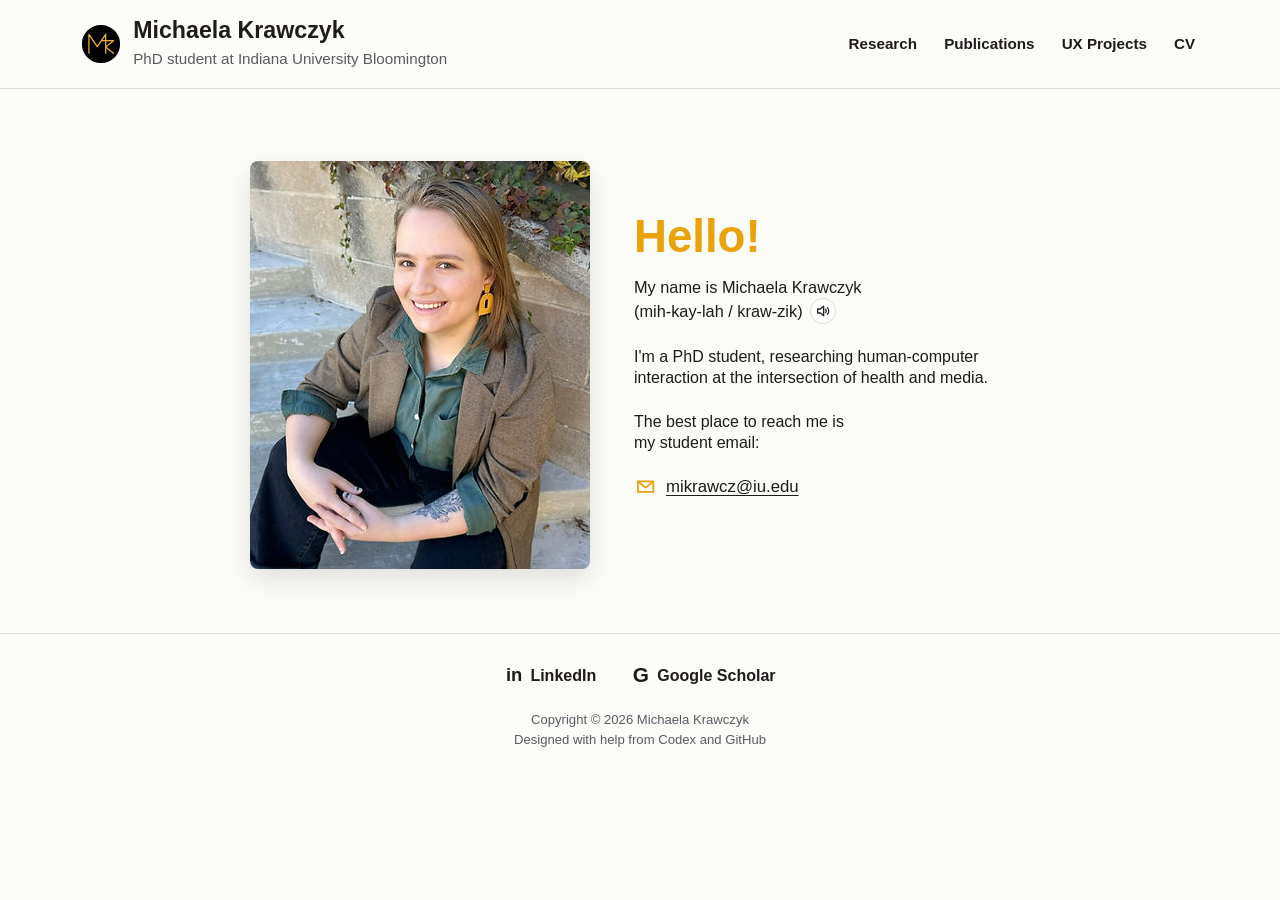
<file: index.html>
<!doctype html>
<html lang="en">
  <head>
    <meta charset="utf-8">
    <meta name="viewport" content="width=device-width, initial-scale=1">
    <title>Michaela Krawczyk</title>
    <meta name="description" content="Michaela Krawczyk's personal website for research and professional projects">
    <link rel="icon" href="images/MK-logo.svg" type="image/svg+xml">
    <link rel="stylesheet" href="styles.css?v=20260608-3">
  </head>
  <body class="home-page">
    <a class="skip-link" href="#main">Skip to Main Content</a>
    <header class="site-header">
      <div class="header-inner">
        <a class="brand" href="index.html">
          <img class="brand-logo" src="images/MK-logo.svg" alt="" aria-hidden="true">
          <span class="brand-text">
            <span class="brand-name">Michaela Krawczyk</span>
            <span class="brand-subtitle">PhD student at Indiana University Bloomington</span>
          </span>
        </a>
        <button class="menu-toggle" type="button" aria-label="Toggle navigation" aria-controls="site-nav" aria-expanded="false" data-menu-toggle>
          <span></span>
          <span></span>
          <span></span>
        </button>
        <nav class="site-nav" id="site-nav" aria-label="Site">
          <a href="research.html">Research</a>
          <a href="publications.html">Publications</a>
          <a href="design.html">UX Projects</a>
          <a href="Michaela_Krawczyk_CV.pdf">CV</a>
        </nav>
      </div>
    </header>
    <main id="main">
      <section class="hero" aria-labelledby="hello-title">
        <figure class="portrait">
          <img src="images/home-page/mak-stone-stairs-headshot.jpg" alt="Michaela Krawczyk sitting on stone stairs">
        </figure>
        <div>
          <h1 id="hello-title">Hello!</h1>
          <p class="lede">My name is Michaela Krawczyk<br><span class="pronunciation-line"><span>(mih-kay-lah / kraw-zik)</span><button class="audio-button" type="button" aria-label="Play pronunciation of Michaela Krawczyk" aria-controls="name-pronunciation-audio" data-audio-button><svg aria-hidden="true" viewBox="0 0 24 24"><path d="M4 9v6h4l5 4V5L8 9H4z"></path><path d="M16 9.5a4 4 0 0 1 0 5"></path><path d="M18.5 7a7 7 0 0 1 0 10"></path></svg></button><audio id="name-pronunciation-audio" src="audio/MichaelaKrawczyk-namePronounciation.m4a" preload="none"></audio></span></p>
          <p>I'm a PhD student, researching human-computer interaction at the intersection of health and media.</p>
          <p>The best place to reach me is<br>my student email:</p>
          <p class="email-link">
            <svg aria-hidden="true" viewBox="0 0 24 24">
              <path d="M4 6.5h16v11H4z"></path>
              <path d="m4.5 7 7.5 6 7.5-6"></path>
            </svg>
            <a href="mailto:mikrawcz@iu.edu">mikrawcz@iu.edu</a>
          </p>
        </div>
      </section>
    </main>
    <footer class="site-footer">
      <nav class="footer-links" aria-label="Contact links">
        <a class="footer-link" href="https://www.linkedin.com/in/michaela-krawczyk/"><span class="footer-icon linkedin-icon" aria-hidden="true">in</span><span>LinkedIn</span></a>
        <a class="footer-link" href="https://scholar.google.com/citations?user=4mOYjVAAAAAJ&amp;hl=en"><span class="footer-icon scholar-icon" aria-hidden="true">G</span><span>Google Scholar</span></a>
      </nav>
      <p class="footer-meta">Copyright © 2026 Michaela Krawczyk<br>Designed with help from Codex and GitHub</p>
    </footer>
    <script>
      const pronunciationButton = document.querySelector("[data-audio-button]");
      const pronunciationAudio = document.getElementById("name-pronunciation-audio");

      if (pronunciationButton && pronunciationAudio) {
        pronunciationButton.addEventListener("click", () => {
          pronunciationAudio.currentTime = 0;
          pronunciationAudio.play().catch(() => {});
        });
      }
    </script>
    <script src="site.js"></script>
  </body>
</html>
</file>
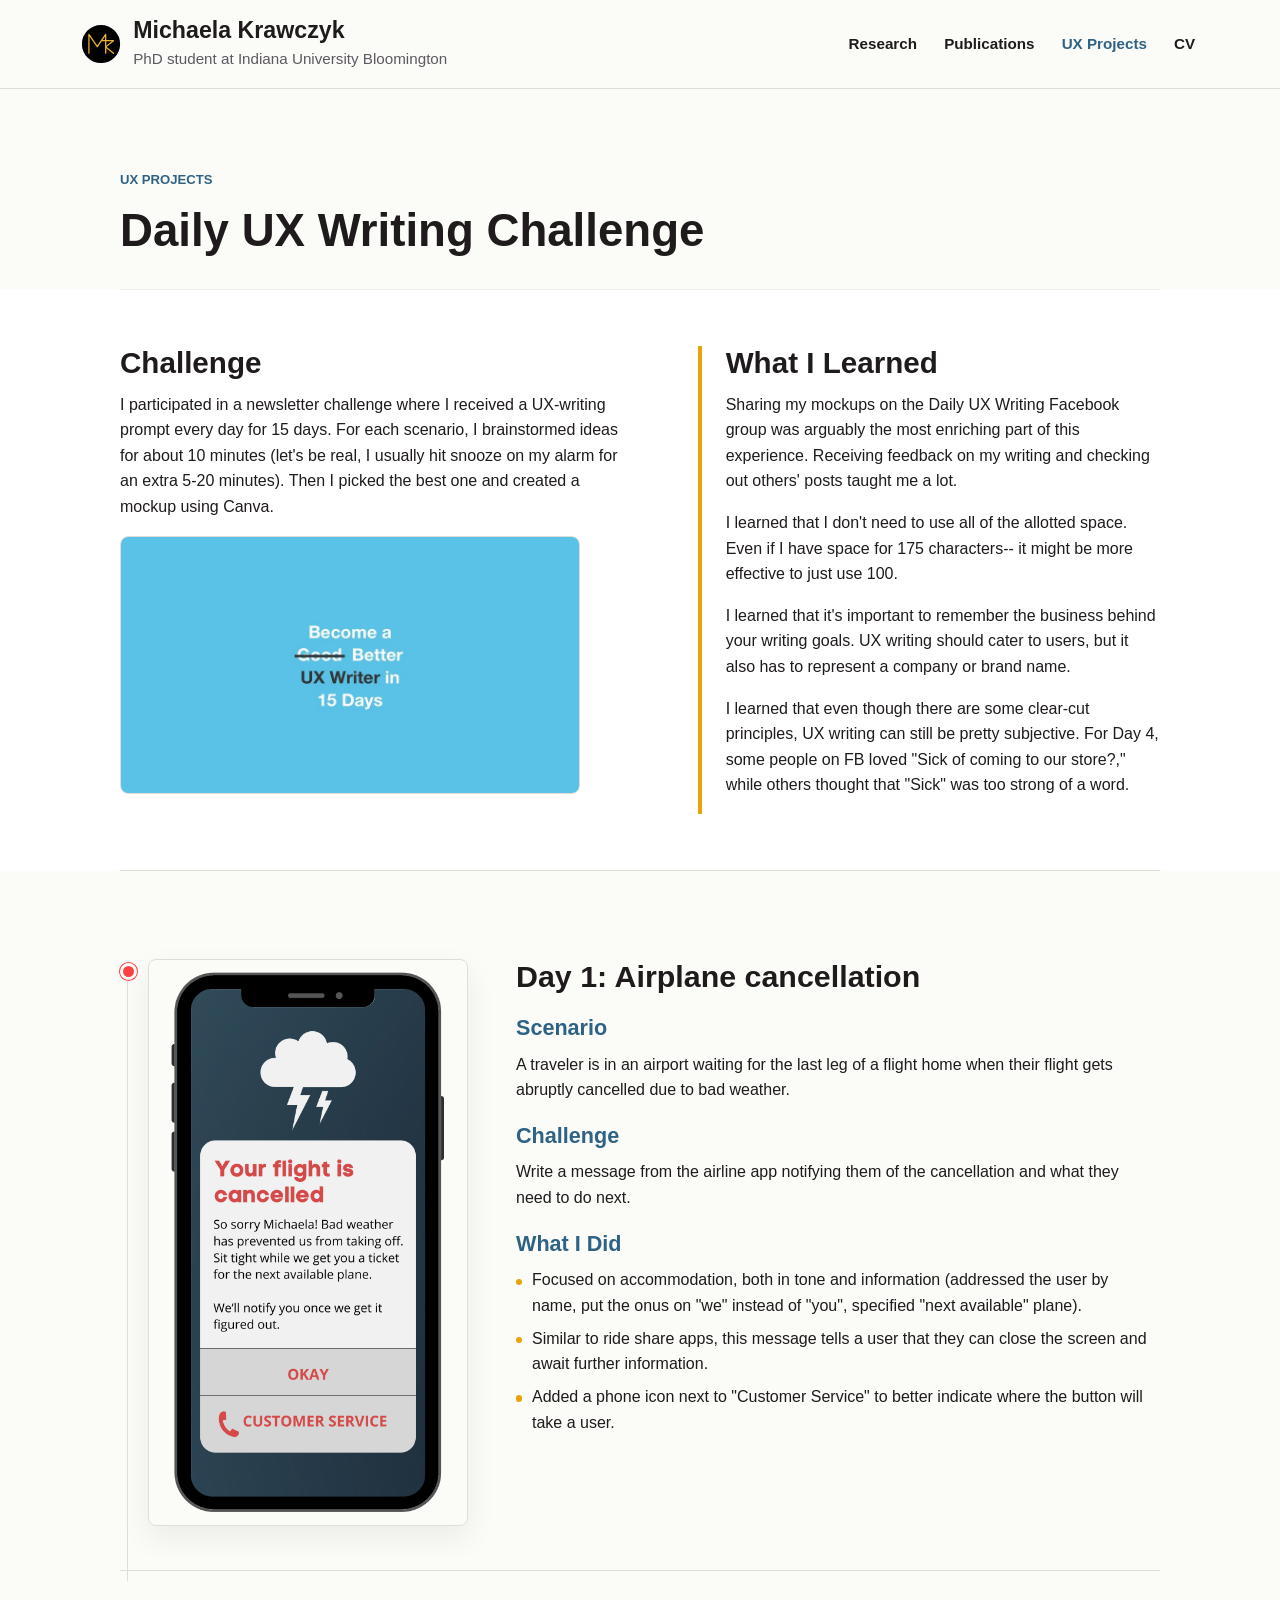
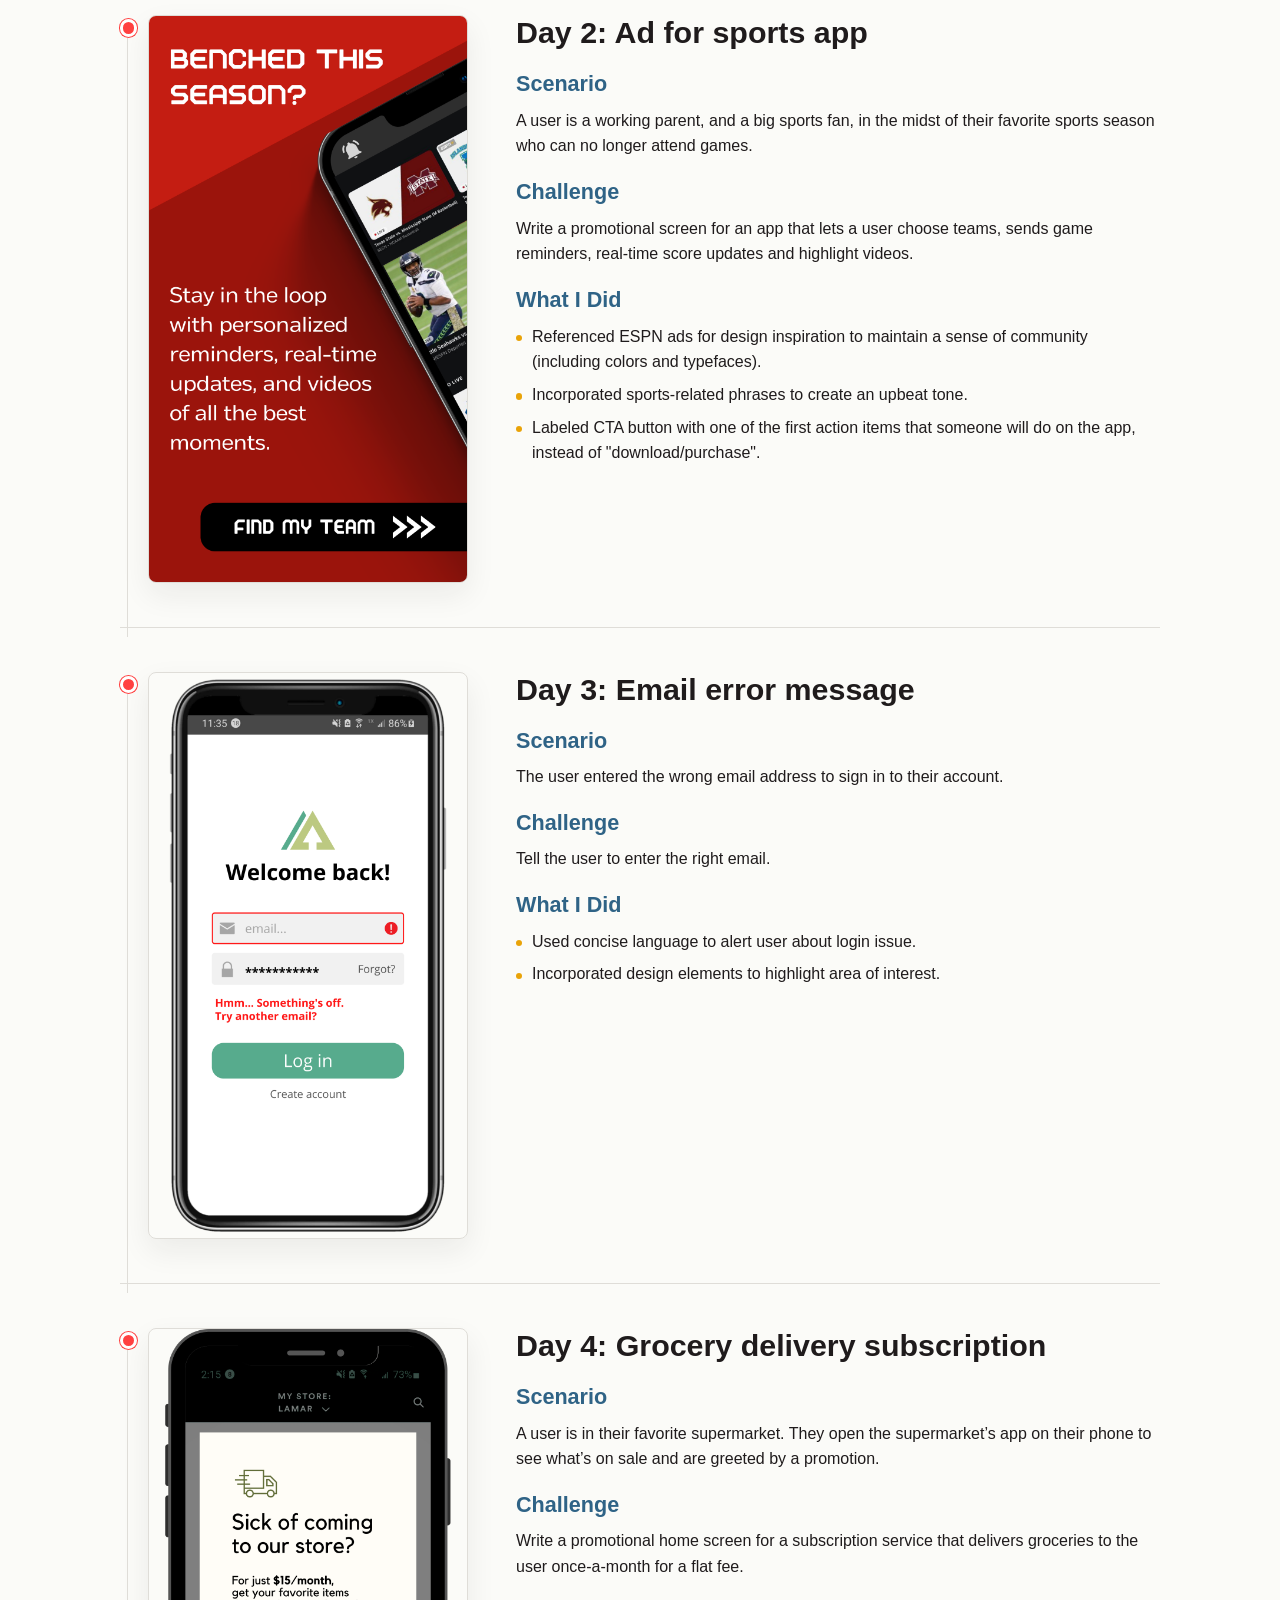
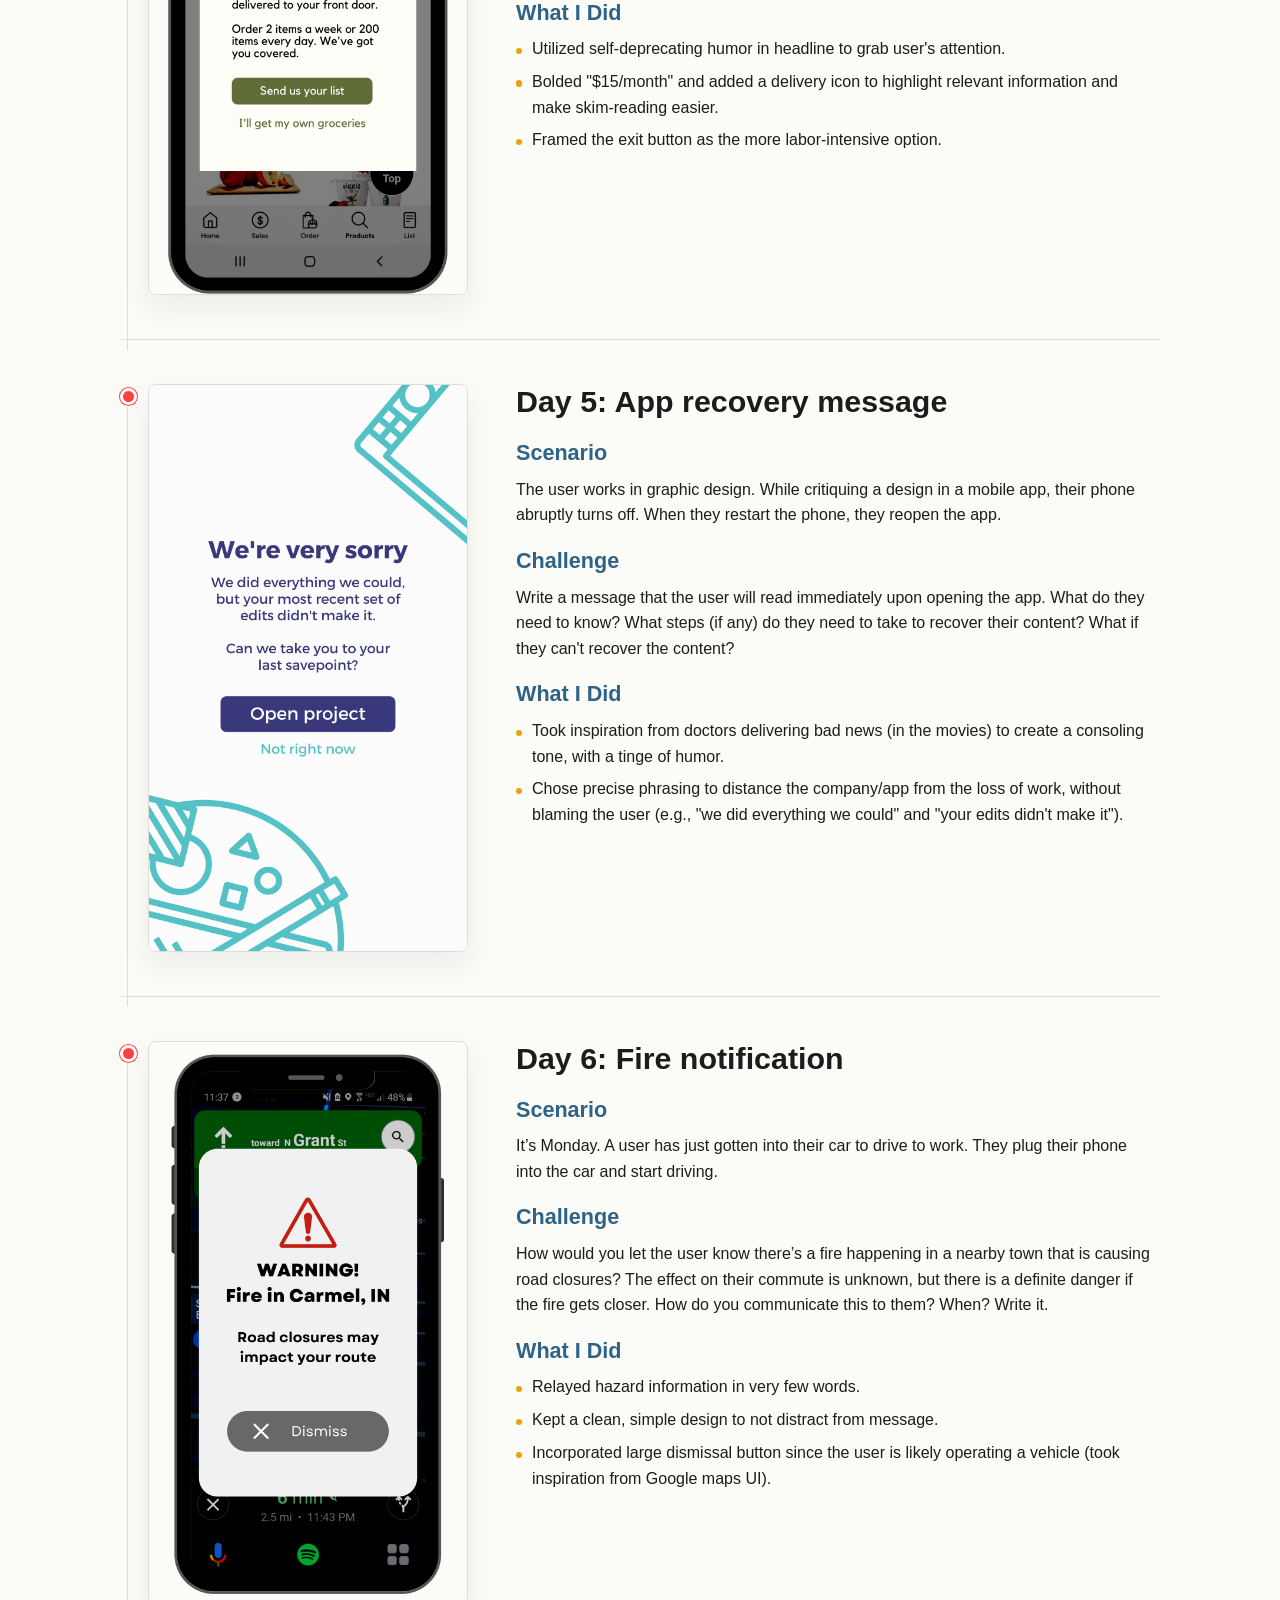
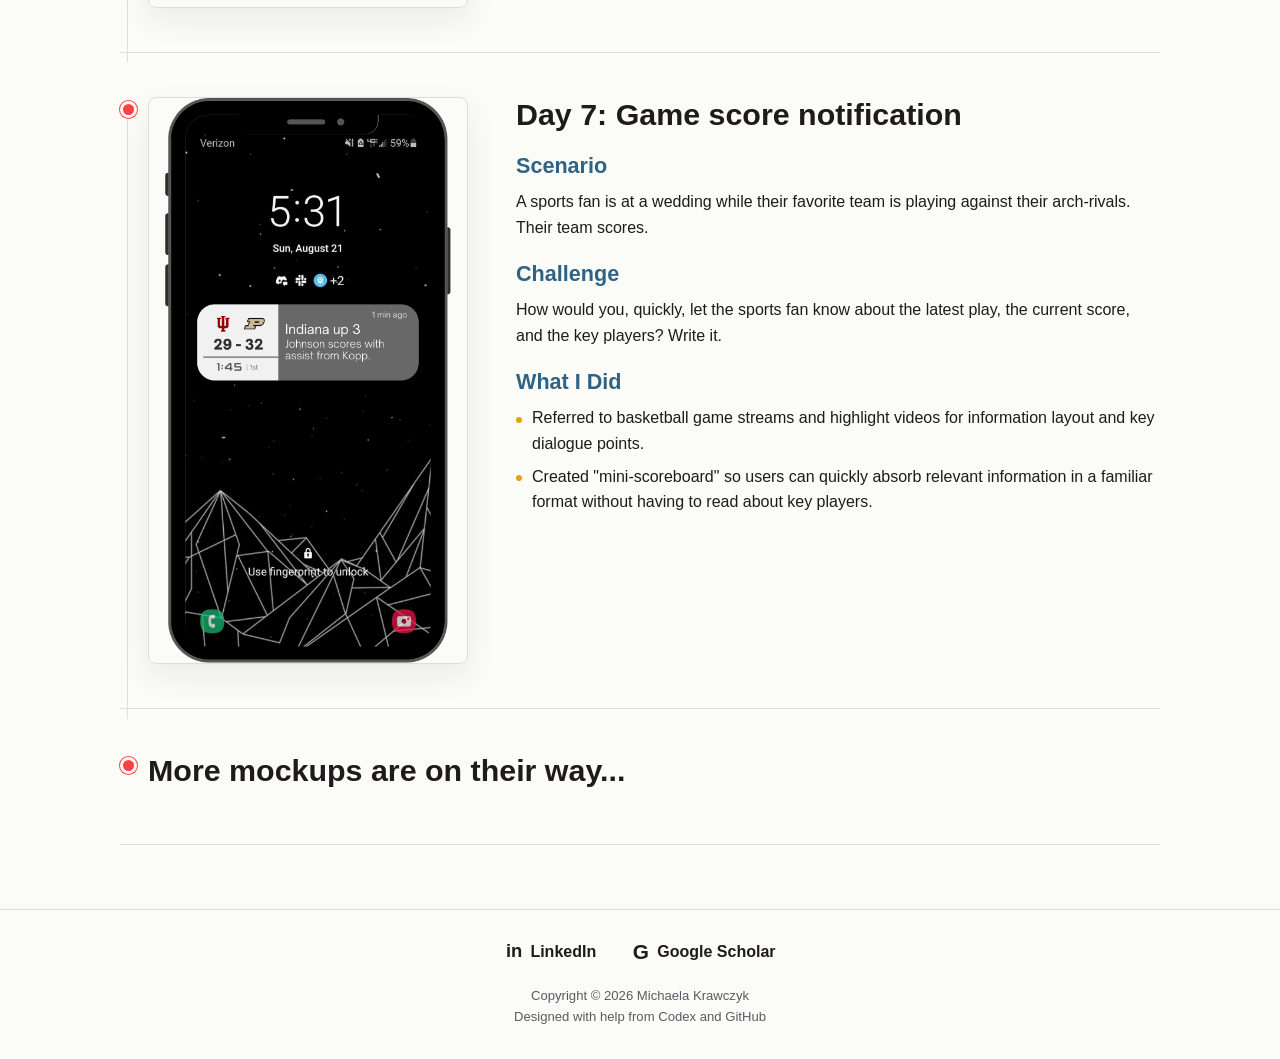
<file: daily-ux-writing-challenges.html>
<!doctype html>
<html lang="en">
  <head>
    <meta charset="utf-8">
    <meta name="viewport" content="width=device-width, initial-scale=1">
    <title>Daily UX Writing Challenges | MK UX Portfolio</title>
    <link rel="icon" href="images/MK-logo.svg" type="image/svg+xml">
    <link rel="stylesheet" href="styles.css?v=20260608-1">
  </head>
  <body class="story-page ux-writing-page">
    <a class="skip-link" href="#main">Skip to Main Content</a>
    <header class="site-header">
      <div class="header-inner">
        <a class="brand" href="index.html">
          <img class="brand-logo" src="images/MK-logo.svg" alt="" aria-hidden="true">
          <span class="brand-text">
            <span class="brand-name">Michaela Krawczyk</span>
            <span class="brand-subtitle">PhD student at Indiana University Bloomington</span>
          </span>
        </a>
        <button class="menu-toggle" type="button" aria-label="Toggle navigation" aria-controls="site-nav" aria-expanded="false" data-menu-toggle>
          <span></span>
          <span></span>
          <span></span>
        </button>
        <nav class="site-nav" id="site-nav" aria-label="Site">
          <a href="research.html">Research</a>
          <a href="publications.html">Publications</a>
          <a href="design.html" aria-current="page">UX Projects</a>
          <a href="Michaela_Krawczyk_CV.pdf">CV</a>
        </nav>
      </div>
    </header>
    <main id="main">
      <div class="page-title">
        <p class="eyebrow">UX Projects</p>
        <h1>Daily UX Writing Challenge</h1>
      </div>

      <section class="section two-column" aria-label="Project overview">
        <div>
          <h2>Challenge</h2>
          <p>I participated in a newsletter challenge where I received a UX-writing prompt every day for 15 days. For each scenario, I brainstormed ideas for about 10 minutes (let's be real, I usually hit snooze on my alarm for an extra 5-20 minutes). Then I picked the best one and created a mockup using Canva.</p>
          <div class="inline-image">
            <img src="images/uxDailyWriting-page/uxdw-fb-cover.jpg" alt="Daily UX Writing Challenge preview image">
          </div>
        </div>
        <div>
          <h2>What I Learned</h2>
          <p>Sharing my mockups on the Daily UX Writing Facebook group was arguably the most enriching part of this experience. Receiving feedback on my writing and checking out others' posts taught me a lot.</p>
          <p>I learned that I don't need to use all of the allotted space. Even if I have space for 175 characters-- it might be more effective to just use 100.</p>
          <p>I learned that it's important to remember the business behind your writing goals. UX writing should cater to users, but it also has to represent a company or brand name.</p>
          <p>I learned that even though there are some clear-cut principles, UX writing can still be pretty subjective. For Day 4, some people on FB loved "Sick of coming to our store?," while others thought that "Sick" was too strong of a word.</p>
        </div>
      </section>

      <section class="section" aria-label="Daily UX Writing mockups">
        <article class="feature">
          <div class="media">
            <img src="images/uxDailyWriting-page/day1.png" alt="Daily UX Writing Day 1 airplane cancellation mockup">
          </div>
          <div>
            <h2>Day 1: Airplane cancellation</h2>
            <h3>Scenario</h3>
            <p>A traveler is in an airport waiting for the last leg of a flight home when their flight gets abruptly cancelled due to bad weather.</p>
            <h3>Challenge</h3>
            <p>Write a message from the airline app notifying them of the cancellation and what they need to do next.</p>
            <h3>What I Did</h3>
            <ul class="plain-list">
              <li>Focused on accommodation, both in tone and information (addressed the user by name, put the onus on "we" instead of "you", specified "next available" plane).</li>
              <li>Similar to ride share apps, this message tells a user that they can close the screen and await further information.</li>
              <li>Added a phone icon next to "Customer Service" to better indicate where the button will take a user.</li>
            </ul>
          </div>
        </article>

        <article class="feature reverse">
          <div class="media">
            <img src="images/uxDailyWriting-page/day2.png" alt="Daily UX Writing Day 2 sports app mockup">
          </div>
          <div>
            <h2>Day 2: Ad for sports app</h2>
            <h3>Scenario</h3>
            <p>A user is a working parent, and a big sports fan, in the midst of their favorite sports season who can no longer attend games.</p>
            <h3>Challenge</h3>
            <p>Write a promotional screen for an app that lets a user choose teams, sends game reminders, real-time score updates and highlight videos.</p>
            <h3>What I Did</h3>
            <ul class="plain-list">
              <li>Referenced ESPN ads for design inspiration to maintain a sense of community (including colors and typefaces).</li>
              <li>Incorporated sports-related phrases to create an upbeat tone.</li>
              <li>Labeled CTA button with one of the first action items that someone will do on the app, instead of "download/purchase".</li>
            </ul>
          </div>
        </article>

        <article class="feature">
          <div class="media">
            <img src="images/uxDailyWriting-page/day3.png" alt="Daily UX Writing Day 3 email error mockup">
          </div>
          <div>
            <h2>Day 3: Email error message</h2>
            <h3>Scenario</h3>
            <p>The user entered the wrong email address to sign in to their account.</p>
            <h3>Challenge</h3>
            <p>Tell the user to enter the right email.</p>
            <h3>What I Did</h3>
            <ul class="plain-list">
              <li>Used concise language to alert user about login issue.</li>
              <li>Incorporated design elements to highlight area of interest.</li>
            </ul>
          </div>
        </article>

        <article class="feature reverse">
          <div class="media">
            <img src="images/uxDailyWriting-page/day4.png" alt="Daily UX Writing Day 4 grocery delivery subscription mockup">
          </div>
          <div>
            <h2>Day 4: Grocery delivery subscription</h2>
            <h3>Scenario</h3>
            <p>A user is in their favorite supermarket. They open the supermarket&rsquo;s app on their phone to see what&rsquo;s on sale and are greeted by a promotion.</p>
            <h3>Challenge</h3>
            <p>Write a promotional home screen for a subscription service that delivers groceries to the user once-a-month for a flat fee.</p>
            <h3>What I Did</h3>
            <ul class="plain-list">
              <li>Utilized self-deprecating humor in headline to grab user's attention.</li>
              <li>Bolded "$15/month" and added a delivery icon to highlight relevant information and make skim-reading easier.</li>
              <li>Framed the exit button as the more labor-intensive option.</li>
            </ul>
          </div>
        </article>

        <article class="feature">
          <div class="media">
            <img src="images/uxDailyWriting-page/day5.png" alt="Daily UX Writing Day 5 app recovery message mockup">
          </div>
          <div>
            <h2>Day 5: App recovery message</h2>
            <h3>Scenario</h3>
            <p>The user works in graphic design. While critiquing a design in a mobile app, their phone abruptly turns off. When they restart the phone, they reopen the app.</p>
            <h3>Challenge</h3>
            <p>Write a message that the user will read immediately upon opening the app. What do they need to know? What steps (if any) do they need to take to recover their content? What if they can't recover the content?</p>
            <h3>What I Did</h3>
            <ul class="plain-list">
              <li>Took inspiration from doctors delivering bad news (in the movies) to create a consoling tone, with a tinge of humor.</li>
              <li>Chose precise phrasing to distance the company/app from the loss of work, without blaming the user (e.g., "we did everything we could" and "your edits didn't make it").</li>
            </ul>
          </div>
        </article>

        <article class="feature reverse">
          <div class="media">
            <img src="images/uxDailyWriting-page/day6.png" alt="Daily UX Writing Day 6 fire notification mockup">
          </div>
          <div>
            <h2>Day 6: Fire notification</h2>
            <h3>Scenario</h3>
            <p>It&rsquo;s Monday. A user has just gotten into their car to drive to work. They plug their phone into the car and start driving.</p>
            <h3>Challenge</h3>
            <p>How would you let the user know there&rsquo;s a fire happening in a nearby town that is causing road closures? The effect on their commute is unknown, but there is a definite danger if the fire gets closer. How do you communicate this to them? When? Write it.</p>
            <h3>What I Did</h3>
            <ul class="plain-list">
              <li>Relayed hazard information in very few words.</li>
              <li>Kept a clean, simple design to not distract from message.</li>
              <li>Incorporated large dismissal button since the user is likely operating a vehicle (took inspiration from Google maps UI).</li>
            </ul>
          </div>
        </article>

        <article class="feature">
          <div class="media">
            <img src="images/uxDailyWriting-page/Day 7.png" alt="Daily UX Writing Day 7 game score notification mockup">
          </div>
          <div>
            <h2>Day 7: Game score notification</h2>
            <h3>Scenario</h3>
            <p>A sports fan is at a wedding while their favorite team is playing against their arch-rivals. Their team scores.</p>
            <h3>Challenge</h3>
            <p>How would you, quickly, let the sports fan know about the latest play, the current score, and the key players? Write it.</p>
            <h3>What I Did</h3>
            <ul class="plain-list">
              <li>Referred to basketball game streams and highlight videos for information layout and key dialogue points.</li>
              <li>Created "mini-scoreboard" so users can quickly absorb relevant information in a familiar format without having to read about key players.</li>
            </ul>
          </div>
        </article>

        <article class="feature no-media">
          <div>
            <h2>More mockups are on their way...</h2>
          </div>
        </article>
      </section>
    </main>
    <footer class="site-footer">
      <nav class="footer-links" aria-label="Contact links">
        <a class="footer-link" href="https://www.linkedin.com/in/michaela-krawczyk/"><span class="footer-icon linkedin-icon" aria-hidden="true">in</span><span>LinkedIn</span></a>
        <a class="footer-link" href="https://scholar.google.com/citations?user=4mOYjVAAAAAJ&amp;hl=en"><span class="footer-icon scholar-icon" aria-hidden="true">G</span><span>Google Scholar</span></a>
      </nav>
      <p class="footer-meta">Copyright © 2026 Michaela Krawczyk<br>Designed with help from Codex and GitHub</p>
    </footer>
    <script src="site.js"></script>
  </body>
</html>
</file>
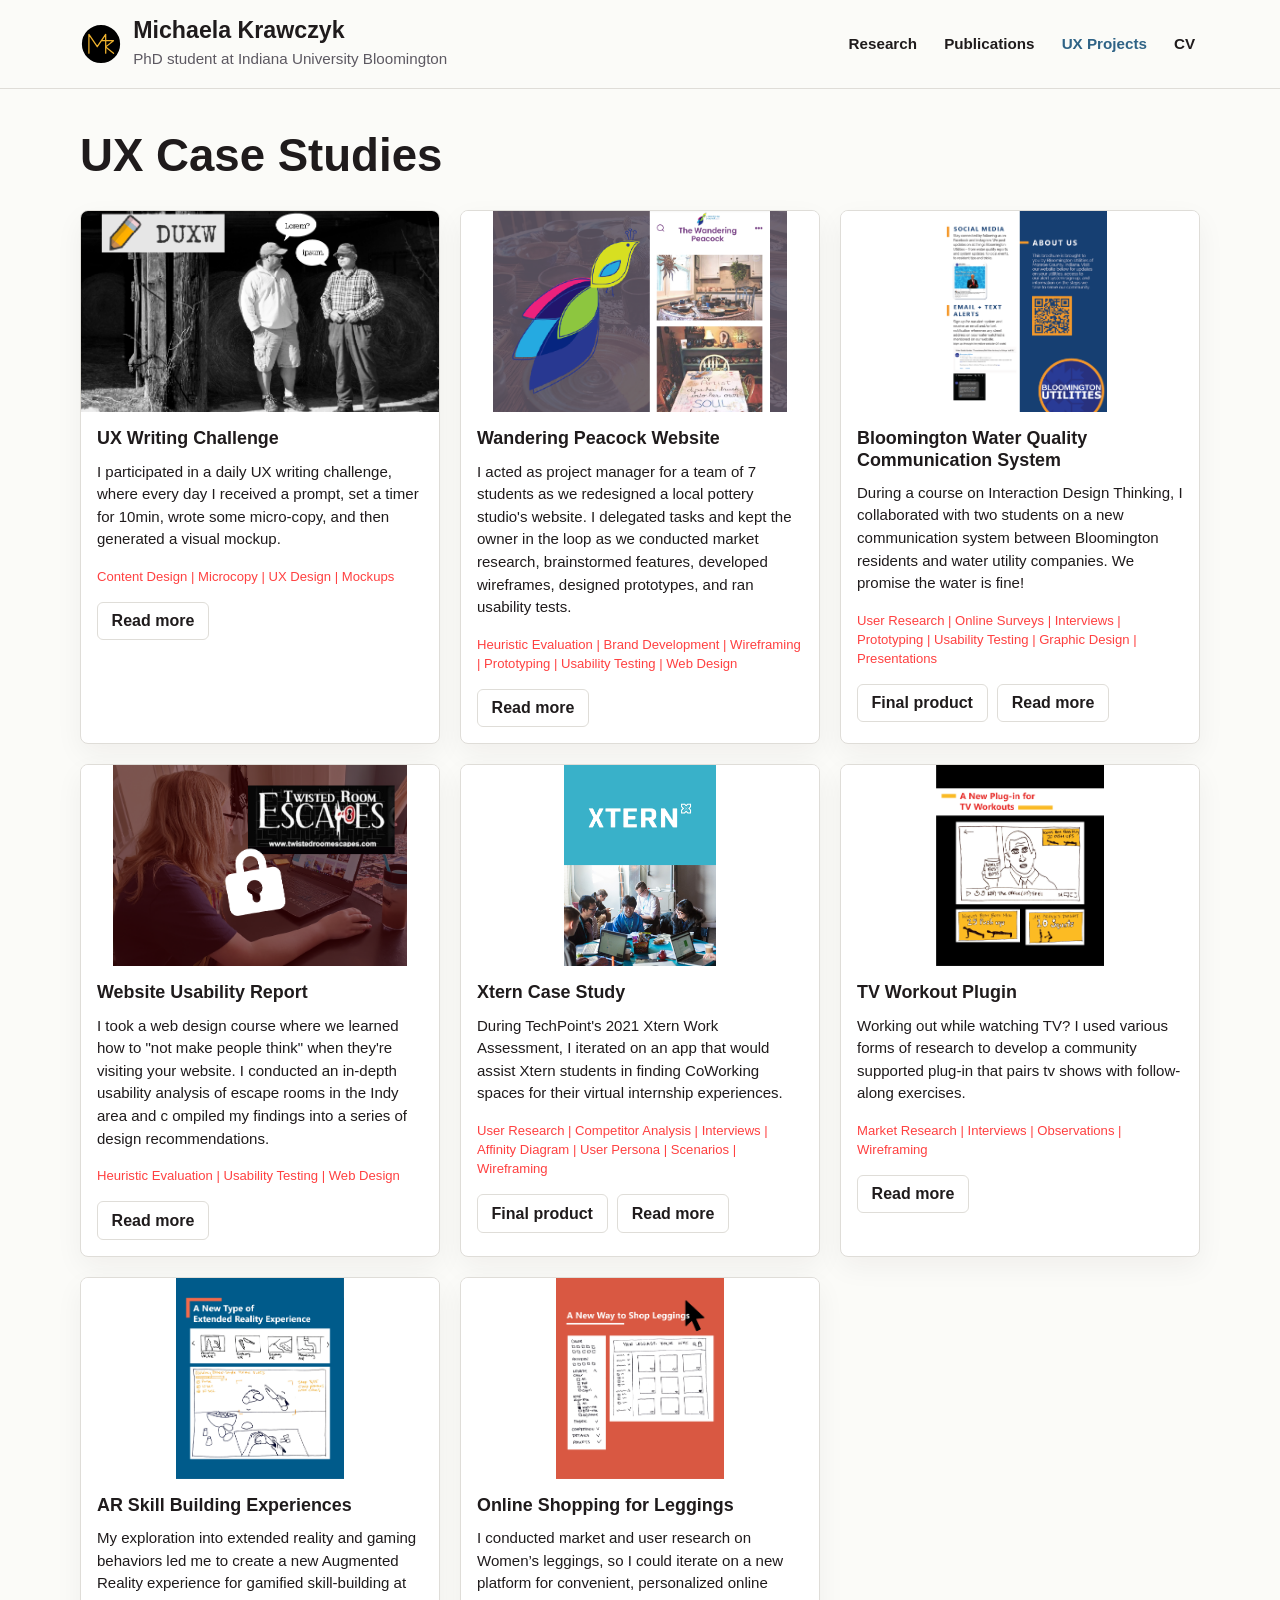
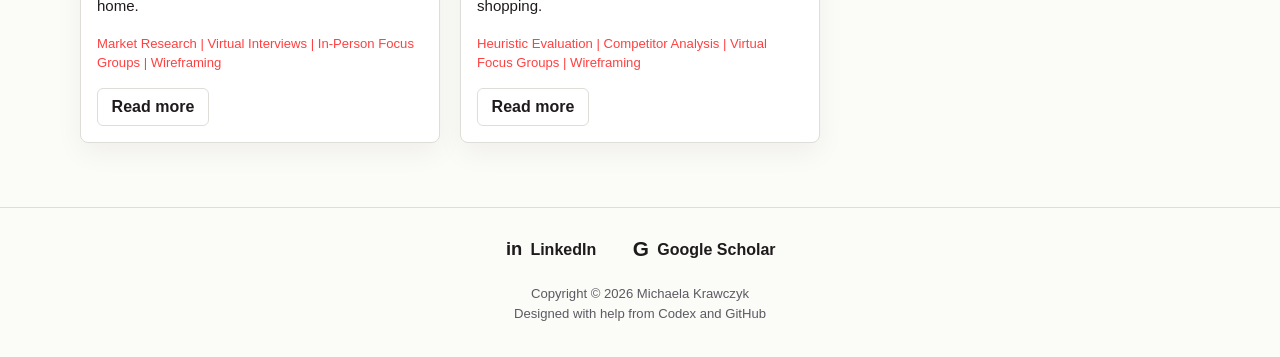
<file: design.html>
<!doctype html>
<html lang="en">
  <head>
    <meta charset="utf-8">
    <meta name="viewport" content="width=device-width, initial-scale=1">
    <title>UX Projects | MK UX Portfolio</title>
    <link rel="icon" href="images/MK-logo.svg" type="image/svg+xml">
    <link rel="stylesheet" href="styles.css?v=20260607-6">
  </head>
  <body class="ux-projects-page">
    <a class="skip-link" href="#main">Skip to Main Content</a>
    <header class="site-header">
      <div class="header-inner">
        <a class="brand" href="index.html">
          <img class="brand-logo" src="images/MK-logo.svg" alt="" aria-hidden="true">
          <span class="brand-text">
            <span class="brand-name">Michaela Krawczyk</span>
            <span class="brand-subtitle">PhD student at Indiana University Bloomington</span>
          </span>
        </a>
        <button class="menu-toggle" type="button" aria-label="Toggle navigation" aria-controls="site-nav" aria-expanded="false" data-menu-toggle>
          <span></span>
          <span></span>
          <span></span>
        </button>
        <nav class="site-nav" id="site-nav" aria-label="Site">
          <a href="research.html">Research</a>
          <a href="publications.html">Publications</a>
          <a href="design.html" aria-current="page">UX Projects</a>
          <a href="Michaela_Krawczyk_CV.pdf">CV</a>
        </nav>
      </div>
    </header>
    <main id="main">
      <section class="section" aria-labelledby="ux-case-studies">
        <div class="section-heading">
          <h1 id="ux-case-studies">UX Case Studies</h1>
        </div>
        <div class="grid">
          <article class="card">
            <img class="crop-card-image" src="images/uxProjects-page-thumbnails/uxProjects-thumbnail-dailyUXwriting.png" alt="Daily UX Writing Challenge logo">
            <div class="card-body">
              <h2>UX Writing Challenge</h2>
              <p>I participated in a daily UX writing challenge, where every day I received a prompt, set a timer for 10min, wrote some micro-copy, and then generated a visual mockup.</p>
              <p class="tagline">Content Design | Microcopy | UX Design | Mockups</p>
              <div class="actions">
                <a class="button" href="daily-ux-writing-challenges.html">Read more</a>
              </div>
            </div>
          </article>

          <article class="card">
            <img src="images/uxProjects-page-thumbnails/uxProjects-thumbnail-wanderingPeacock.png" alt="Wandering Peacock Website preview image">
            <div class="card-body">
              <h2>Wandering Peacock Website</h2>
              <p>I acted as project manager for a team of 7 students as we redesigned a local pottery studio's website. I delegated tasks and kept the owner in the loop as we conducted market research, brainstormed features, developed wireframes, designed prototypes, and ran usability tests.</p>
              <p class="tagline">Heuristic Evaluation | Brand Development | Wireframing | Prototyping | Usability Testing | Web Design</p>
              <div class="actions">
                <a class="button secondary" href="wandering-peacock.html">Read more</a>
              </div>
            </div>
          </article>

          <article class="card">
            <img src="images/uxProjects-page-thumbnails/uxProjects-thumbnail-bloomingtonWater.png" alt="Bloomington Water Quality Communication System thumbnail">
            <div class="card-body">
              <h2>Bloomington Water Quality Communication System</h2>
              <p>During a course on Interaction Design Thinking, I collaborated with two students on a new communication system between Bloomington residents and water utility companies. We promise the water is fine!</p>
              <p class="tagline">User Research | Online Surveys | Interviews | Prototyping | Usability Testing | Graphic Design | Presentations</p>
              <div class="actions">
                <a class="button" href="https://indiana-my.sharepoint.com/:b:/g/personal/mikrawcz_iu_edu/EalhVSJoX-9FsJx5HHTkPMEB_pnFheyyTDdDEp-2TbFeKA" target="_blank" rel="noopener noreferrer">Final product</a>
                <a class="button secondary" href="https://indiana-my.sharepoint.com/:b:/g/personal/mikrawcz_iu_edu/EXAlor7n-X5CjV78Jf5mM_wBP_N2XmOLFJJHJSQe6pxD_A" target="_blank" rel="noopener noreferrer">Read more</a>
              </div>
            </div>
          </article>

          <article class="card">
            <img src="images/uxProjects-page-thumbnails/uxProjects-thumbnail-escapeRoom.png" alt="Website Usability Report thumbnail">
            <div class="card-body">
              <h2>Website Usability Report</h2>
              <p>I took a web design course where we learned how to "not make people think" when they're visiting your website. I conducted an in-depth usability analysis of escape rooms in the Indy area and c ompiled my findings into a series of design recommendations.</p>
              <p class="tagline">Heuristic Evaluation | Usability Testing | Web Design</p>
              <div class="actions">
                <a class="button" href="https://indiana-my.sharepoint.com/:b:/g/personal/mikrawcz_iu_edu/EabM8tRtLLJNoQe5da0TLNcBTK4jtvDAc6FtN8HgzOCuTw" target="_blank" rel="noopener noreferrer">Read more</a>
              </div>
            </div>
          </article>

          <article class="card">
            <img src="images/uxProjects-page-thumbnails/uxProjects-thumbnail-xtern.png" alt="Xtern Case Study thumbnail">
            <div class="card-body">
              <h2>Xtern Case Study</h2>
              <p>During TechPoint's 2021 Xtern Work Assessment, I iterated on an app that would assist Xtern students in finding CoWorking spaces for their virtual internship experiences.</p>
              <p class="tagline">User Research | Competitor Analysis | Interviews | Affinity Diagram | User Persona | Scenarios | Wireframing</p>
              <div class="actions">
                <a class="button" href="https://indiana-my.sharepoint.com/:b:/g/personal/mikrawcz_iu_edu/ETw9tZ04Tv5InVJ3imwTVaABe7wadSg2GlbhM_OYLcx87Q" target="_blank" rel="noopener noreferrer">Final product</a>
                <a class="button secondary" href="https://miro.com/app/board/o9J_lqXGwXw=/?share_link_id=317873077177" target="_blank" rel="noopener noreferrer">Read more</a>
              </div>
            </div>
          </article>

          <article class="card">
            <img src="images/uxProjects-page-thumbnails/uxProjects-thumbnail-workoutPlugin.png" alt="TV Workout Plugin thumbnail">
            <div class="card-body">
              <h2>TV Workout Plugin</h2>
              <p>Working out while watching TV? I used various forms of research to develop a community supported plug-in that pairs tv shows with follow-along exercises.</p>
              <p class="tagline">Market Research | Interviews | Observations | Wireframing</p>
              <div class="actions">
                <a class="button" href="https://indiana-my.sharepoint.com/:b:/g/personal/mikrawcz_iu_edu/ET5MyywsXqRGrvUJxFRn_4kBmotdAlM3WMl9xUV74mPWpw" target="_blank" rel="noopener noreferrer">Read more</a>
              </div>
            </div>
          </article>

          <article class="card">
            <img src="images/uxProjects-page-thumbnails/uxProjects-thumbnail-cookingXR.png" alt="AR Skill Building Experiences thumbnail">
            <div class="card-body">
              <h2>AR Skill Building Experiences</h2>
              <p>My exploration into extended reality and gaming behaviors led me to create a new Augmented Reality experience for gamified skill-building at home.</p>
              <p class="tagline">Market Research | Virtual Interviews | In-Person Focus Groups | Wireframing</p>
              <div class="actions">
                <a class="button" href="https://indiana-my.sharepoint.com/:b:/g/personal/mikrawcz_iu_edu/EerUT7uQfDZBiEI3itEJs8EBmrGlwD_ztWh0mFI2RPhI-g" target="_blank" rel="noopener noreferrer">Read more</a>
              </div>
            </div>
          </article>

          <article class="card">
            <img src="images/uxProjects-page-thumbnails/uxProjects-thumbnail-leggings.png" alt="Online Shopping for Leggings thumbnail">
            <div class="card-body">
              <h2>Online Shopping for Leggings</h2>
              <p>I conducted market and user research on Women’s leggings, so I could iterate on a new platform for convenient, personalized online shopping.</p>
              <p class="tagline">Heuristic Evaluation | Competitor Analysis | Virtual Focus Groups | Wireframing</p>
              <div class="actions">
                <a class="button" href="https://indiana-my.sharepoint.com/:b:/g/personal/mikrawcz_iu_edu/ESMg5hqBBnpAtBGVCiTgos4BszkLZoWZ6dgu885b1c7iDA" target="_blank" rel="noopener noreferrer">Read more</a>
              </div>
            </div>
          </article>
        </div>
      </section>
    </main>
    <footer class="site-footer">
      <nav class="footer-links" aria-label="Contact links">
        <a class="footer-link" href="https://www.linkedin.com/in/michaela-krawczyk/"><span class="footer-icon linkedin-icon" aria-hidden="true">in</span><span>LinkedIn</span></a>
        <a class="footer-link" href="https://scholar.google.com/citations?user=4mOYjVAAAAAJ&amp;hl=en"><span class="footer-icon scholar-icon" aria-hidden="true">G</span><span>Google Scholar</span></a>
      </nav>
      <p class="footer-meta">Copyright © 2026 Michaela Krawczyk<br>Designed with help from Codex and GitHub</p>
    </footer>
    <script src="site.js"></script>
  </body>
</html>
</file>
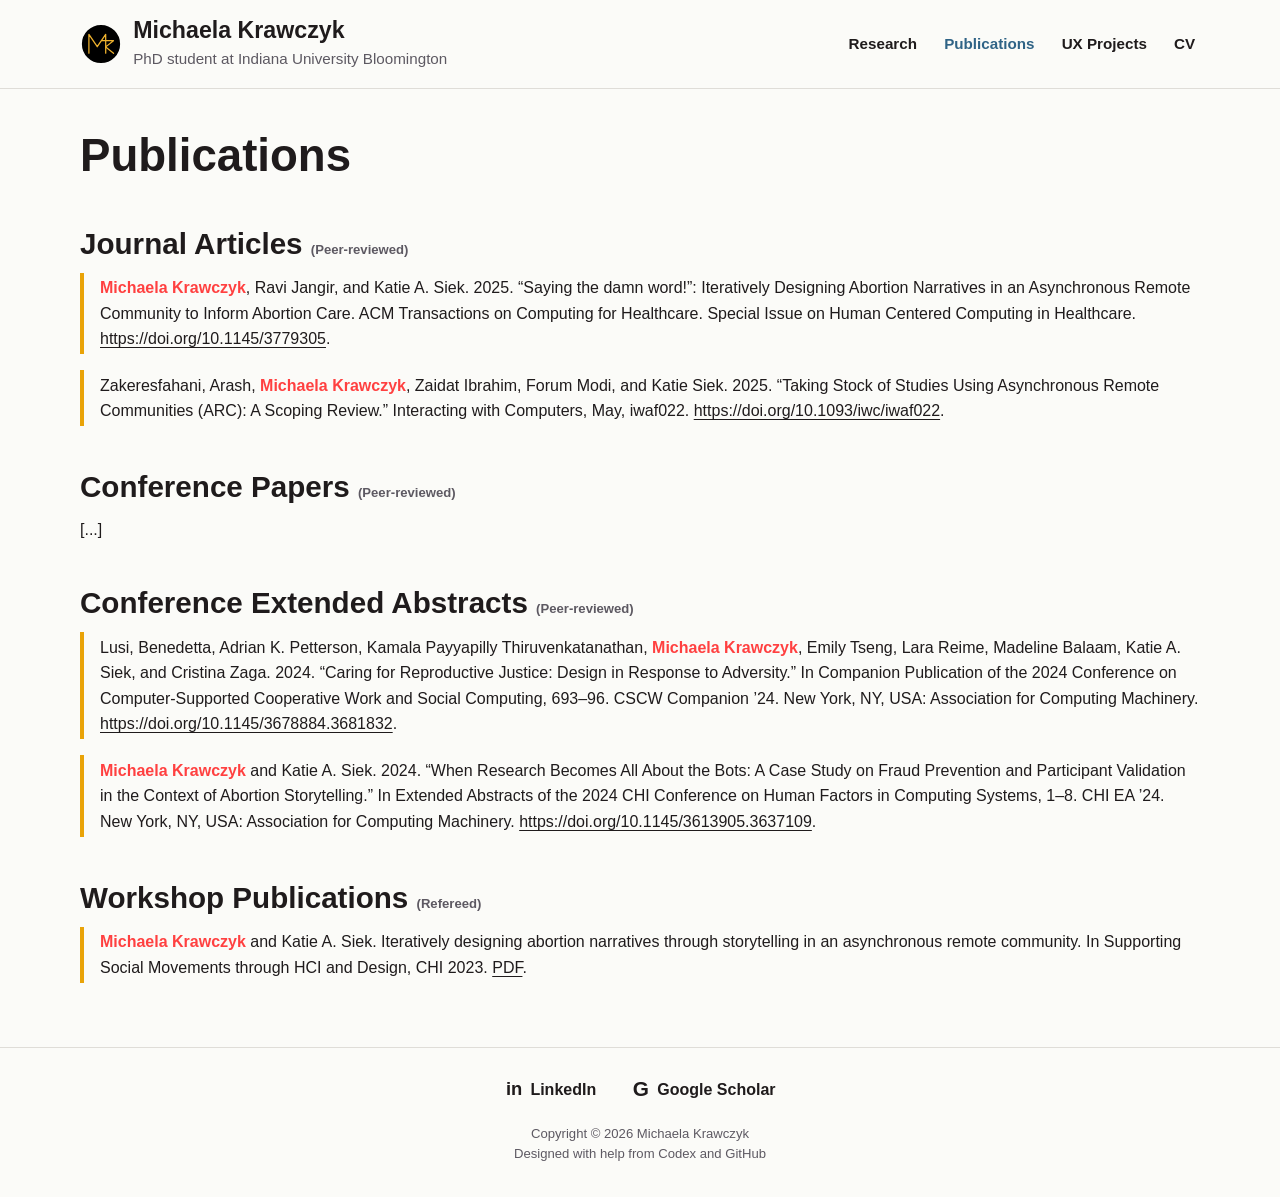
<file: publications.html>
<!doctype html>
<html lang="en">
  <head>
    <meta charset="utf-8">
    <meta name="viewport" content="width=device-width, initial-scale=1">
    <title>Publications | Michaela Krawczyk</title>
    <link rel="icon" href="images/MK-logo.svg" type="image/svg+xml">
    <link rel="stylesheet" href="styles.css?v=20260607-6">
  </head>
  <body>
    <a class="skip-link" href="#main">Skip to Main Content</a>
    <header class="site-header">
      <div class="header-inner">
        <a class="brand" href="index.html">
          <img class="brand-logo" src="images/MK-logo.svg" alt="" aria-hidden="true">
          <span class="brand-text">
            <span class="brand-name">Michaela Krawczyk</span>
            <span class="brand-subtitle">PhD student at Indiana University Bloomington</span>
          </span>
        </a>
        <button class="menu-toggle" type="button" aria-label="Toggle navigation" aria-controls="site-nav" aria-expanded="false" data-menu-toggle>
          <span></span>
          <span></span>
          <span></span>
        </button>
        <nav class="site-nav" id="site-nav" aria-label="Site">
          <a href="research.html">Research</a>
          <a href="publications.html" aria-current="page">Publications</a>
          <a href="design.html">UX Projects</a>
          <a href="Michaela_Krawczyk_CV.pdf">CV</a>
        </nav>
      </div>
    </header>
    <main id="main">
      <div class="page-title">
        <h1>Publications</h1>
      </div>

      <section class="section" aria-labelledby="journal-articles">
        <h2 id="journal-articles">Journal Articles <span class="tagline">(Peer-reviewed)</span></h2>
        <ul class="publication-list">
          <li><span class="highlight-name">Michaela Krawczyk</span>, Ravi Jangir, and Katie A. Siek. 2025. “Saying the damn word!”: Iteratively Designing Abortion Narratives in an Asynchronous Remote Community to Inform Abortion Care. ACM Transactions on Computing for Healthcare. Special Issue on Human Centered Computing in Healthcare. <a href="https://doi.org/10.1145/3779305">https://doi.org/10.1145/3779305</a>.</li>
          <li>Zakeresfahani, Arash, <span class="highlight-name">Michaela Krawczyk</span>, Zaidat Ibrahim, Forum Modi, and Katie Siek. 2025. “Taking Stock of Studies Using Asynchronous Remote Communities (ARC): A Scoping Review.” Interacting with Computers, May, iwaf022. <a href="https://doi.org/10.1093/iwc/iwaf022">https://doi.org/10.1093/iwc/iwaf022</a>.</li>
        </ul>
      </section>

      <section class="section" aria-labelledby="conference-papers">
        <h2 id="conference-papers">Conference Papers <span class="tagline">(Peer-reviewed)</span></h2>
        <p>[...]</p>
      </section>

      <section class="section" aria-labelledby="extended-abstracts">
        <h2 id="extended-abstracts">Conference Extended Abstracts <span class="tagline">(Peer-reviewed)</span></h2>
        <ul class="publication-list">
          <li>Lusi, Benedetta, Adrian K. Petterson, Kamala Payyapilly Thiruvenkatanathan, <span class="highlight-name">Michaela Krawczyk</span>, Emily Tseng, Lara Reime, Madeline Balaam, Katie A. Siek, and Cristina Zaga. 2024. “Caring for Reproductive Justice: Design in Response to Adversity.” In Companion Publication of the 2024 Conference on Computer-Supported Cooperative Work and Social Computing, 693–96. CSCW Companion ’24. New York, NY, USA: Association for Computing Machinery. <a href="https://doi.org/10.1145/3678884.3681832">https://doi.org/10.1145/3678884.3681832</a>.</li>
          <li><span class="highlight-name">Michaela Krawczyk</span> and Katie A. Siek. 2024. “When Research Becomes All About the Bots: A Case Study on Fraud Prevention and Participant Validation in the Context of Abortion Storytelling.” In Extended Abstracts of the 2024 CHI Conference on Human Factors in Computing Systems, 1–8. CHI EA ’24. New York, NY, USA: Association for Computing Machinery. <a href="https://doi.org/10.1145/3613905.3637109">https://doi.org/10.1145/3613905.3637109</a>.</li>
        </ul>
      </section>

      <section class="section" aria-labelledby="workshop-publications">
        <h2 id="workshop-publications">Workshop Publications <span class="tagline">(Refereed)</span></h2>
        <ul class="publication-list">
          <li><span class="highlight-name">Michaela Krawczyk</span> and Katie A. Siek. Iteratively designing abortion narratives through storytelling in an asynchronous remote community. In Supporting Social Movements through HCI and Design, CHI 2023. <a href="https://indiana-my.sharepoint.com/:b:/g/personal/mikrawcz_iu_edu/EQiFB_KbElBBhV66qlp9tocBRyqWwZNPKs0_UIeWyrhhuQ?e=DgHAUc">PDF</a>.</li>
        </ul>
      </section>
    </main>
    <footer class="site-footer">
      <nav class="footer-links" aria-label="Contact links">
        <a class="footer-link" href="https://www.linkedin.com/in/michaela-krawczyk/"><span class="footer-icon linkedin-icon" aria-hidden="true">in</span><span>LinkedIn</span></a>
        <a class="footer-link" href="https://scholar.google.com/citations?user=4mOYjVAAAAAJ&amp;hl=en"><span class="footer-icon scholar-icon" aria-hidden="true">G</span><span>Google Scholar</span></a>
      </nav>
      <p class="footer-meta">Copyright © 2026 Michaela Krawczyk<br>Designed with help from Codex and GitHub</p>
    </footer>
    <script src="site.js"></script>
  </body>
</html>
</file>
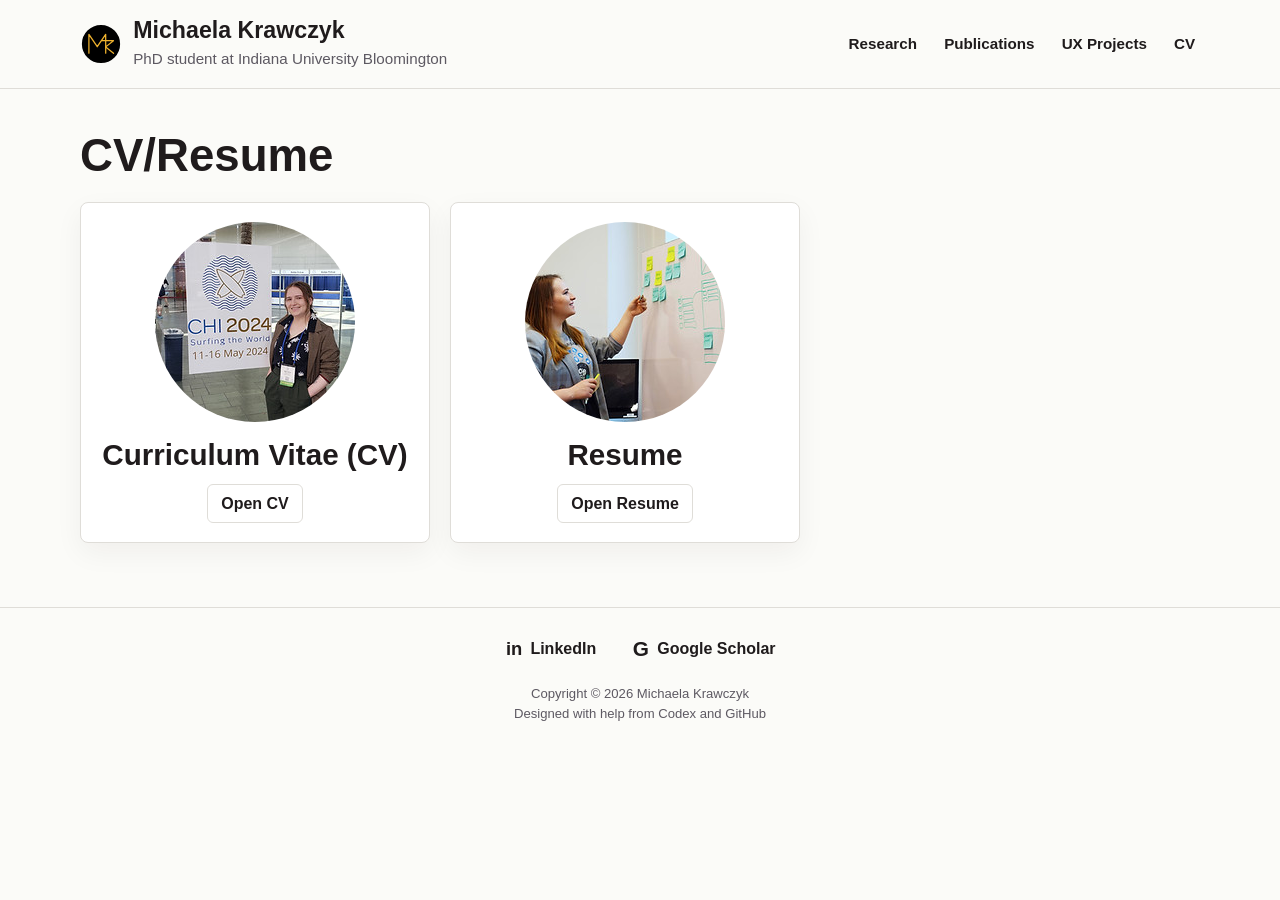
<file: resume.html>
<!doctype html>
<html lang="en">
  <head>
    <meta charset="utf-8">
    <meta name="viewport" content="width=device-width, initial-scale=1">
    <title>Resume | MK UX Portfolio</title>
    <link rel="icon" href="images/MK-logo.svg" type="image/svg+xml">
    <link rel="stylesheet" href="styles.css?v=20260607-6">
  </head>
  <body>
    <a class="skip-link" href="#main">Skip to Main Content</a>
    <header class="site-header">
      <div class="header-inner">
        <a class="brand" href="index.html">
          <img class="brand-logo" src="images/MK-logo.svg" alt="" aria-hidden="true">
          <span class="brand-text">
            <span class="brand-name">Michaela Krawczyk</span>
            <span class="brand-subtitle">PhD student at Indiana University Bloomington</span>
          </span>
        </a>
        <button class="menu-toggle" type="button" aria-label="Toggle navigation" aria-controls="site-nav" aria-expanded="false" data-menu-toggle>
          <span></span>
          <span></span>
          <span></span>
        </button>
        <nav class="site-nav" id="site-nav" aria-label="Site">
          <a href="research.html">Research</a>
          <a href="publications.html">Publications</a>
          <a href="design.html">UX Projects</a>
          <a href="Michaela_Krawczyk_CV.pdf">CV</a>
        </nav>
      </div>
    </header>
    <main id="main">
      <div class="page-title">
        <h1>CV/Resume</h1>
      </div>
      <section class="resume-grid" aria-label="CV and resume links">
        <article class="card resume-card">
          <div class="card-body">
            <img src="images/CV-page/mak-cv-photo.jpg" alt="Michaela Krawczyk smiling in front of campus greenery">
            <h2>Curriculum Vitae (CV)</h2>
            <a class="button" href="https://indiana-my.sharepoint.com/:b:/g/personal/mikrawcz_iu_edu/IQAjuQsZYE4cT7VAzHnIMbFhAVeuKWdeoOAyvKIE5ZYiJdc?e=4Hppd4">Open CV</a>
          </div>
        </article>
        <article class="card resume-card">
          <div class="card-body">
            <img src="images/CV-page/mak-resume-photo.jpg" alt="Michaela Krawczyk professional portrait">
            <h2>Resume</h2>
            <a class="button" href="https://indiana-my.sharepoint.com/:b:/g/personal/mikrawcz_iu_edu/EVLlI352Uu9IvsI71Y1OurYB5J_-pK04C0nJmmm8nQ9rMQ?e=FfdWqn">Open Resume</a>
          </div>
        </article>
      </section>
    </main>
    <footer class="site-footer">
      <nav class="footer-links" aria-label="Contact links">
        <a class="footer-link" href="https://www.linkedin.com/in/michaela-krawczyk/"><span class="footer-icon linkedin-icon" aria-hidden="true">in</span><span>LinkedIn</span></a>
        <a class="footer-link" href="https://scholar.google.com/citations?user=4mOYjVAAAAAJ&amp;hl=en"><span class="footer-icon scholar-icon" aria-hidden="true">G</span><span>Google Scholar</span></a>
      </nav>
      <p class="footer-meta">Copyright © 2026 Michaela Krawczyk<br>Designed with help from Codex and GitHub</p>
    </footer>
    <script src="site.js"></script>
  </body>
</html>
</file>
<file: styles.css>
:root {
  --paper: #fbfbf8;
  --surface: #ffffff;
  --ink: #1f1b1c;
  --muted: #5d5962;
  --line: #dfddd8;
  --accent: #ff4040;
  --gold: #e9a308;
  --blue: #2f6386;
  --shadow: 0 18px 45px rgba(31, 27, 28, 0.08);
}

* {
  box-sizing: border-box;
}

html {
  scroll-behavior: smooth;
}

body {
  margin: 0;
  color: var(--ink);
  background: var(--paper);
  font-family: Avenir, "Avenir Next", "Segoe UI", Arial, sans-serif;
  font-size: 16px;
  line-height: 1.6;
  letter-spacing: 0;
}

img {
  display: block;
  width: 100%;
  height: auto;
}

a {
  color: var(--ink);
  text-decoration-thickness: 0.08em;
  text-underline-offset: 0.18em;
}

a:hover {
  color: var(--blue);
}

.skip-link {
  position: absolute;
  left: 1rem;
  top: -4rem;
  z-index: 20;
  padding: 0.65rem 0.85rem;
  color: var(--surface);
  background: var(--ink);
  border-radius: 6px;
}

.skip-link:focus {
  top: 1rem;
}

.site-header {
  position: sticky;
  top: 0;
  z-index: 10;
  border-bottom: 1px solid var(--line);
  background: rgba(251, 251, 248, 0.94);
  backdrop-filter: blur(14px);
}

.header-inner {
  display: flex;
  align-items: center;
  justify-content: space-between;
  gap: 2rem;
  width: min(1120px, calc(100% - 2rem));
  min-height: 88px;
  margin: 0 auto;
}

.brand {
  display: inline-flex;
  align-items: center;
  gap: 0.7rem;
  color: var(--ink);
  text-decoration: none;
}

.brand-logo {
  width: 42px;
  height: 42px;
  flex: 0 0 auto;
}

.brand-text {
  display: grid;
}

.brand-name {
  display: block;
  font-size: 1.45rem;
  font-weight: 700;
  line-height: 1.2;
}

.brand-subtitle {
  display: block;
  margin-top: 0.15rem;
  color: var(--muted);
  font-size: 0.95rem;
}

.site-nav {
  display: flex;
  flex-wrap: wrap;
  justify-content: flex-end;
  gap: 0.35rem 1.1rem;
}

.site-nav a {
  padding: 0.35rem 0.3rem;
  color: var(--ink);
  font-size: 0.95rem;
  font-weight: 600;
  text-decoration: none;
}

.site-nav a:hover,
.site-nav a[aria-current="page"] {
  color: var(--blue);
}

.menu-toggle {
  display: none;
  width: 44px;
  height: 44px;
  align-items: center;
  justify-content: center;
  flex-direction: column;
  gap: 5px;
  padding: 0;
  color: var(--ink);
  background: transparent;
  border: 1px solid var(--line);
  border-radius: 6px;
  cursor: pointer;
}

.menu-toggle span {
  display: block;
  width: 20px;
  height: 2px;
  background: currentColor;
}

.menu-toggle:hover,
.menu-toggle[aria-expanded="true"] {
  color: var(--blue);
  border-color: var(--blue);
}

main {
  width: min(1120px, calc(100% - 2rem));
  margin: 0 auto;
  padding: 2.5rem 0 4rem;
}

.hero {
  display: grid;
  grid-template-columns: minmax(220px, 340px) minmax(0, 1fr);
  align-items: center;
  gap: clamp(1.5rem, 4vw, 2.75rem);
  min-height: calc(100vh - 170px);
}

.portrait {
  margin: 0;
}

.portrait img {
  aspect-ratio: 5 / 6;
  object-fit: cover;
  border-radius: 8px;
  box-shadow: var(--shadow);
}

.eyebrow {
  margin: 0 0 0.75rem;
  color: var(--blue);
  font-weight: 700;
}

h1,
h2,
h3,
h4,
h5 {
  margin: 0 0 0.7rem;
  line-height: 1.18;
  letter-spacing: 0;
}

h1 {
  font-size: clamp(2rem, 4vw, 2.85rem);
}

h2 {
  font-size: clamp(1.35rem, 2.5vw, 1.85rem);
}

h3 {
  font-size: 1.35rem;
}

h4,
h5 {
  font-size: 1rem;
}

p {
  margin: 0 0 1rem;
}

.lede {
  font-size: clamp(1.08rem, 2vw, 1.25rem);
}

.pronunciation-line {
  display: inline-flex;
  align-items: center;
  gap: 0.45rem;
  flex-wrap: wrap;
}

.audio-button {
  display: inline-flex;
  align-items: center;
  justify-content: center;
  width: 1.65rem;
  height: 1.65rem;
  padding: 0;
  border: 1px solid var(--line);
  border-radius: 50%;
  color: var(--ink);
  background: var(--surface);
  cursor: pointer;
}

.audio-button:hover {
  border-color: var(--blue);
  color: var(--blue);
}

.audio-button:focus-visible {
  outline: 2px solid var(--blue);
  outline-offset: 2px;
}

.audio-button svg {
  width: 1rem;
  height: 1rem;
  fill: none;
  stroke: currentColor;
  stroke-linecap: round;
  stroke-linejoin: round;
  stroke-width: 1.9;
}

.page-title {
  margin-bottom: 1.2rem;
}

.section {
  margin-top: 2.75rem;
}

.section:first-child {
  margin-top: 0;
}

.section-heading {
  display: flex;
  align-items: end;
  justify-content: space-between;
  gap: 1rem;
  margin-bottom: 1rem;
  border-bottom: 1px solid var(--line);
  padding-bottom: 0.55rem;
}

.grid {
  display: grid;
  grid-template-columns: repeat(2, minmax(0, 1fr));
  gap: 1.25rem;
}

.grid.three {
  grid-template-columns: repeat(3, minmax(0, 1fr));
}

.card {
  overflow: hidden;
  border: 1px solid var(--line);
  border-radius: 8px;
  background: var(--surface);
  box-shadow: 0 10px 28px rgba(31, 27, 28, 0.05);
}

.card img {
  aspect-ratio: 16 / 9;
  object-fit: cover;
}

.card.square img {
  aspect-ratio: 1 / 1;
}

.card.tall img {
  aspect-ratio: 7 / 8;
}

.card-body {
  padding: 1.2rem;
}

.research-page .section[aria-label="Research projects"] .grid {
  grid-template-columns: repeat(3, minmax(0, 1fr));
}

.research-page section[aria-labelledby="undergraduate-research"] .grid.three {
  grid-template-columns: repeat(3, minmax(0, 1fr));
}

.ux-projects-page .grid {
  grid-template-columns: repeat(3, minmax(0, 1fr));
}

.ux-projects-page .section-heading {
  border-bottom: 0;
  padding-bottom: 0;
}

.research-page .card-body {
  padding: 1rem;
}

.ux-projects-page .card-body {
  padding: 1rem;
}

.research-page .card h3,
.ux-projects-page .card h2 {
  font-size: 1.12rem;
}

.research-page .card p,
.ux-projects-page .card p {
  font-size: 0.94rem;
  line-height: 1.5;
}

.research-page section[aria-labelledby="undergraduate-research"] .card.tall img {
  aspect-ratio: 16 / 9;
  object-fit: contain;
  background: var(--surface);
}

.ux-projects-page .card img {
  object-fit: contain;
  background: var(--surface);
}

.ux-projects-page .card img.crop-card-image {
  object-fit: cover;
}

.tagline {
  color: var(--muted);
  font-size: 0.82rem;
  line-height: 1.45;
}

.ux-projects-page .tagline,
.research-page .tagline {
  color: var(--accent);
  font-size: 0.82rem;
  line-height: 1.45;
}

.ux-projects-page .card p.tagline,
.research-page .card p.tagline {
  font-size: 0.82rem;
  line-height: 1.45;
}

.actions {
  display: flex;
  flex-wrap: wrap;
  gap: 0.6rem;
  margin-top: 1rem;
}

.button {
  display: inline-flex;
  align-items: center;
  justify-content: center;
  min-height: 2.4rem;
  padding: 0.55rem 0.85rem;
  border: 1px solid var(--ink);
  border-radius: 6px;
  color: var(--ink);
  background: var(--surface);
  font-weight: 700;
  line-height: 1.1;
  text-decoration: none;
}

.button:hover {
  border-color: var(--accent);
  color: var(--surface);
  background: var(--accent);
}

.button.secondary {
  border-color: var(--line);
}

.card .button {
  border-color: var(--line);
}

.email-link {
  display: inline-flex;
  align-items: center;
  gap: 0.55rem;
  font-size: 1.05rem;
}

.email-link svg {
  width: 1.45rem;
  height: 1.45rem;
  flex: 0 0 auto;
  fill: none;
  stroke: var(--gold);
  stroke-linecap: round;
  stroke-linejoin: round;
  stroke-width: 1.8;
}

.publication-list,
.story-list {
  display: grid;
  gap: 1rem;
  margin: 0;
  padding: 0;
  list-style: none;
}

.publication-list li,
.story-block {
  border-left: 4px solid var(--gold);
  padding: 0.15rem 0 0.15rem 1rem;
}

.highlight-name {
  color: var(--accent);
  font-weight: 700;
}

.two-column {
  display: grid;
  grid-template-columns: minmax(0, 1fr) minmax(280px, 0.9fr);
  gap: clamp(1.4rem, 4vw, 3rem);
  align-items: start;
}

.feature {
  display: grid;
  grid-template-columns: minmax(280px, 0.95fr) minmax(0, 1fr);
  gap: clamp(1.4rem, 4vw, 3rem);
  align-items: center;
  padding: 2rem 0;
  border-top: 1px solid var(--line);
}

.feature:first-child {
  border-top: 0;
}

.feature.reverse {
  grid-template-columns: minmax(0, 1fr) minmax(280px, 0.95fr);
}

.feature.reverse .media {
  order: 2;
}

.media {
  display: grid;
  gap: 0.7rem;
}

.media img {
  border-radius: 8px;
  box-shadow: var(--shadow);
}

.media-grid {
  display: grid;
  grid-template-columns: repeat(2, minmax(0, 1fr));
  gap: 0.7rem;
}

.media-grid.stacked {
  grid-template-columns: 1fr;
}

.caption {
  margin: 0;
  color: var(--muted);
  font-size: 0.82rem;
  text-align: right;
}

.plain-list {
  margin: 0 0 1rem;
  padding-left: 1.2rem;
}

.plain-list li {
  margin-bottom: 0.45rem;
}

.resume-grid {
  display: grid;
  grid-template-columns: repeat(2, minmax(0, 1fr));
  gap: 1.25rem;
  max-width: 720px;
}

.resume-card {
  text-align: center;
}

.resume-card img {
  width: 200px;
  height: 200px;
  margin: 0 auto 1rem;
  object-fit: cover;
  border-radius: 50%;
}

.site-footer {
  border-top: 1px solid var(--line);
  padding: 2rem 1rem;
  color: var(--muted);
  background: var(--paper);
  text-align: center;
}

.site-footer p {
  margin: 0;
}

.site-footer a {
  color: var(--ink);
  text-decoration: none;
}

.footer-links {
  display: flex;
  flex-wrap: wrap;
  align-items: center;
  justify-content: center;
  gap: 0.8rem clamp(1rem, 4vw, 2.2rem);
}

.footer-link {
  display: inline-flex;
  align-items: center;
  gap: 0.42rem;
  font-size: clamp(0.86rem, 1.5vw, 1rem);
  font-weight: 600;
  line-height: 1;
}

.footer-link:hover {
  color: var(--blue);
}

.footer-icon {
  position: relative;
  display: inline-flex;
  align-items: center;
  justify-content: center;
  width: 1.2rem;
  height: 1.2rem;
  flex: 0 0 auto;
  color: currentColor;
  font-weight: 800;
  line-height: 1;
}

.email-icon {
  width: 1.45rem;
  height: 1.45rem;
  fill: none;
  stroke: currentColor;
  stroke-linecap: round;
  stroke-linejoin: round;
  stroke-width: 1.8;
}

.linkedin-icon {
  align-items: baseline;
  font-size: 1.15rem;
  font-weight: 900;
}

.scholar-icon {
  font-family: Arial, sans-serif;
  font-size: 1.3rem;
  font-weight: 900;
}

.site-footer .footer-meta {
  margin-top: 1.55rem;
  color: var(--muted);
  font-size: 0.82rem;
  line-height: 1.55;
}

.site-footer > p:not(.footer-meta),
.footer-social {
  display: none;
}

.home-page .hero > div {
  max-width: 430px;
}

.home-page main {
  padding-top: clamp(3rem, 8vh, 4.5rem);
}

.home-page .hero {
  width: min(780px, 100%);
  min-height: auto;
  margin: 0 auto;
  grid-template-columns: minmax(240px, 340px) minmax(280px, 430px);
  justify-content: center;
  align-items: center;
}

.home-page h1 {
  margin-bottom: 0.75rem;
  color: var(--gold);
}

.home-page h1::after {
  display: none;
}

.home-page .hero p {
  margin-bottom: 1.35rem;
  line-height: 1.35;
}

.home-page .hero .lede {
  font-size: 1.02rem;
}

.home-page .portrait img {
  border: 0;
  box-shadow: 0 10px 24px rgba(31, 27, 28, 0.12);
}

.story-page main {
  width: min(1040px, calc(100% - 2rem));
}

.story-page .page-title {
  margin-bottom: 0;
  padding: clamp(1.5rem, 4vw, 2.5rem) 0 1.25rem;
  border-bottom: 1px solid var(--line);
}

.story-page .page-title h1 {
  max-width: 820px;
}

.story-page .eyebrow {
  margin-bottom: 0.85rem;
  text-transform: uppercase;
  font-size: 0.82rem;
  letter-spacing: 0;
}

.story-page .two-column {
  grid-template-columns: minmax(0, 1fr) minmax(280px, 0.9fr);
  gap: clamp(1.5rem, 5vw, 4rem);
  margin-top: 0;
  padding: clamp(2rem, 5vw, 3.5rem) 0;
  background: var(--surface);
  border-bottom: 1px solid var(--line);
  box-shadow: 0 0 0 100vmax var(--surface);
  clip-path: inset(0 -100vmax);
}

.story-page .two-column > div {
  max-width: 560px;
}

.story-page .two-column > div:last-child {
  border-left: 4px solid var(--gold);
  padding-left: clamp(1rem, 3vw, 1.5rem);
}

.story-page #how-going {
  max-width: 760px;
}

.story-page section[aria-labelledby="how-going"] {
  max-width: 840px;
  margin: 3rem auto 0;
  padding: 1.4rem 0 1.55rem;
  border-top: 1px solid var(--line);
  border-bottom: 1px solid var(--line);
}

.story-page section[aria-label="Project milestones"] {
  position: relative;
  margin-top: 3rem;
}

.story-page .feature,
.story-page .feature.reverse {
  position: relative;
  grid-template-columns: minmax(260px, 380px) minmax(0, 1fr);
  gap: clamp(1.4rem, 4vw, 3rem);
  align-items: start;
  padding: clamp(1.75rem, 4vw, 2.75rem) 0 clamp(1.75rem, 4vw, 2.75rem) 1.75rem;
  border-top: 0;
  border-bottom: 1px solid var(--line);
}

.story-page .feature::before {
  content: "";
  position: absolute;
  left: 0;
  top: clamp(2rem, 4vw, 3rem);
  width: 0.7rem;
  height: 0.7rem;
  border: 3px solid var(--surface);
  border-radius: 50%;
  background: var(--accent);
  box-shadow: 0 0 0 1px var(--accent);
}

.story-page .feature::after {
  content: "";
  position: absolute;
  left: 0.43rem;
  top: calc(clamp(2rem, 4vw, 3rem) + 1.15rem);
  bottom: -0.65rem;
  width: 1px;
  background: var(--line);
}

.story-page .feature:last-child::after {
  display: none;
}

.story-page .feature.reverse .media {
  order: 0;
}

.story-page .feature > div:not(.media) {
  max-width: 640px;
}

.story-page .feature h2 {
  max-width: 620px;
  font-size: clamp(1.35rem, 2.4vw, 1.9rem);
}

.story-page .feature h3 {
  margin-top: 1.25rem;
  color: var(--blue);
}

.story-page .media {
  gap: 0.55rem;
}

.story-page .media img {
  border: 1px solid var(--line);
  box-shadow: 0 12px 30px rgba(31, 27, 28, 0.07);
}

.story-page .media-card-stack {
  display: grid;
  gap: 1rem;
}

.story-page .image-card {
  margin: 0;
  padding: 0.6rem;
  border: 1px solid var(--line);
  border-radius: 8px;
  background: var(--surface);
  box-shadow: 0 12px 30px rgba(31, 27, 28, 0.07);
}

.story-page .image-card img {
  border: 0;
  box-shadow: none;
}

.story-page .literature-review-media .infographic-card {
  width: min(86%, 320px);
  justify-self: end;
  padding: 0.95rem;
}

.story-page .media > img {
  max-height: none;
  object-fit: contain;
}

.story-page .image-placeholder {
  display: grid;
  min-height: 220px;
  place-items: center;
  border: 1px dashed var(--line);
  border-radius: 8px;
  color: var(--muted);
  background: var(--surface);
  box-shadow: 0 12px 30px rgba(31, 27, 28, 0.05);
  font-weight: 700;
}

.story-page .inline-image {
  max-width: 320px;
  margin-top: 1rem;
}

.ux-writing-page .inline-image {
  max-width: 460px;
  aspect-ratio: 16 / 9;
  overflow: hidden;
  border-radius: 8px;
}

.story-page .inline-image img {
  border: 1px solid var(--line);
  border-radius: 8px;
  box-shadow: 0 12px 30px rgba(31, 27, 28, 0.07);
}

.ux-writing-page .inline-image img {
  width: 100%;
  height: 100%;
  object-fit: cover;
  object-position: center;
}

.peacock-page main {
  width: min(1040px, calc(100% - 2rem));
}

.peacock-page .page-title h1 {
  max-width: 820px;
}

.peacock-overview .overview-stack h2:not(:first-child) {
  margin-top: 1.75rem;
}

.peacock-page .small-placeholder {
  min-height: 140px;
  max-width: 280px;
  margin-top: 1.25rem;
}

.peacock-page .peacock-logo {
  display: block;
  width: min(280px, 100%);
  margin-top: 1.25rem;
}

.peacock-page .feature,
.peacock-page .feature.reverse {
  grid-template-columns: minmax(220px, 340px) minmax(0, 1fr);
}

.peacock-page .feature > div:not(.media) {
  max-width: 520px;
}

.peacock-page .media {
  max-width: 340px;
}

.peacock-page .media img {
  max-height: 285px;
  object-fit: contain;
  background: var(--surface);
}

.peacock-page .media-grid img,
.peacock-page .process-stack img {
  width: 100%;
}

.peacock-page .peacock-collage img {
  max-height: 300px;
}

.peacock-page .peacock-collage img:last-child {
  max-height: 300px;
}

.peacock-page .feature:last-child {
  border-bottom: 0;
}

.peacock-page .image-placeholder {
  min-height: 260px;
  padding: 1rem;
  text-align: center;
}

.peacock-page .process-stack {
  gap: 1rem;
}

.peacock-page .process-stack .image-placeholder {
  min-height: 160px;
}

.ux-writing-page .feature,
.ux-writing-page .feature.reverse {
  grid-template-columns: minmax(220px, 320px) minmax(0, 1fr);
}

.ux-writing-page .media {
  max-width: 320px;
}

.story-page .media-grid {
  align-items: start;
  gap: 0.55rem;
}

.story-page .media-grid.stacked {
  grid-template-columns: 1fr;
}

.story-page .media-grid img {
  height: auto;
  min-height: 0;
  aspect-ratio: auto;
  object-fit: contain;
}

.story-page .caption {
  max-width: 92%;
  margin-left: auto;
  font-size: 0.76rem;
  line-height: 1.45;
}

.story-page .plain-list {
  padding-left: 0;
  list-style: none;
}

.story-page .plain-list li {
  position: relative;
  padding-left: 1rem;
}

.story-page .plain-list li::before {
  content: "";
  position: absolute;
  left: 0;
  top: 0.72em;
  width: 0.38rem;
  height: 0.38rem;
  border-radius: 50%;
  background: var(--gold);
}

.story-page .actions {
  margin-top: 1.15rem;
}

.story-page .feature.no-media,
.story-page .feature.no-media.reverse {
  grid-template-columns: minmax(0, 1fr);
}

.story-page .feature.no-media > div {
  max-width: 720px;
}

@media (max-width: 820px) {
  .hero,
  .two-column,
  .feature,
  .feature.reverse,
  .grid,
  .grid.three,
  .resume-grid {
    grid-template-columns: 1fr;
  }

  .header-inner {
    display: grid;
    grid-template-columns: minmax(0, 1fr) auto;
    gap: 0.75rem 1rem;
    min-height: auto;
    padding: 0.85rem 0;
  }

  .brand,
  .brand-text {
    min-width: 0;
  }

  .brand-name,
  .brand-subtitle {
    overflow-wrap: anywhere;
  }

  .menu-toggle {
    display: inline-flex;
    justify-self: end;
  }

  .site-nav {
    display: none;
    grid-column: 1 / -1;
    flex-direction: column;
    align-items: stretch;
    justify-content: start;
    gap: 0;
    padding: 0.45rem 0 0.15rem;
    border-top: 1px solid var(--line);
  }

  .site-nav.is-open {
    display: flex;
  }

  .site-nav a {
    padding: 0.7rem 0.15rem;
    font-size: 0.98rem;
  }

  .hero {
    min-height: auto;
  }

  .hero .portrait {
    order: 2;
  }

  .hero > div {
    order: 1;
  }

  .portrait {
    max-width: 340px;
  }

  .home-page main {
    padding-top: clamp(1.2rem, 4vw, 2rem);
  }

  .home-page .hero {
    width: min(420px, 100%);
    grid-template-columns: 1fr;
    gap: 1.5rem;
    justify-items: start;
    align-items: start;
  }

  .home-page .hero .portrait {
    order: 2;
  }

  .home-page .hero > div {
    order: 1;
    max-width: 100%;
  }

  .home-page .portrait {
    width: 100%;
    max-width: 340px;
  }

  .home-page .portrait img {
    width: 100%;
    max-height: none;
  }

  .feature.reverse .media {
    order: 0;
  }

  .story-page .two-column,
  .story-page .feature,
  .story-page .feature.reverse {
    grid-template-columns: 1fr;
  }

  .research-page .section[aria-label="Research projects"] .grid,
  .research-page section[aria-labelledby="undergraduate-research"] .grid.three,
  .ux-projects-page .grid {
    grid-template-columns: 1fr;
  }

  .story-page .two-column > div:last-child {
    border-left: 0;
    border-top: 4px solid var(--gold);
    padding-top: 1.25rem;
    padding-left: 0;
  }

  .peacock-overview {
    grid-template-columns: 1fr;
  }

  .peacock-page .feature,
  .peacock-page .feature.reverse {
    grid-template-columns: 1fr;
  }

  .story-page .feature,
  .story-page .feature.reverse {
    padding-left: 1.25rem;
  }

  .story-page .media > img {
    max-height: none;
  }
}

@media (min-width: 560px) and (max-width: 820px) {
  .research-page .section[aria-label="Research projects"] .grid,
  .research-page section[aria-labelledby="undergraduate-research"] .grid.three,
  .ux-projects-page .grid {
    grid-template-columns: repeat(3, minmax(0, 1fr));
  }

  .story-page .feature.presentation-feature {
    grid-template-columns: minmax(180px, 240px) minmax(0, 1fr);
  }
}

@media (max-width: 520px) {
  main {
    width: min(100% - 1.2rem, 1120px);
    padding-top: 2rem;
  }

  .header-inner {
    width: min(100% - 1.2rem, 1120px);
  }

  .brand-logo {
    width: 36px;
    height: 36px;
  }

  .brand-name {
    font-size: 1.2rem;
  }

  .brand-subtitle {
    font-size: 0.82rem;
  }

  .menu-toggle {
    width: 40px;
    height: 40px;
  }

  .home-page .hero {
    width: 100%;
  }

  .home-page .portrait {
    max-width: min(100%, 320px);
  }

  .card-body,
  .story-block {
    padding-left: 0.9rem;
    padding-right: 0.9rem;
  }

  .story-page main {
    width: min(100% - 1.1rem, 1040px);
  }

  .story-page .page-title {
    padding-top: 1.5rem;
  }

  .story-page .feature,
  .story-page .feature.reverse {
    padding-left: 0;
  }

  .story-page .feature::before,
  .story-page .feature::after {
    display: none;
  }

  .story-page .media-grid {
    grid-template-columns: 1fr;
  }

  .story-page .caption {
    max-width: 100%;
    text-align: left;
  }
}
</file>
